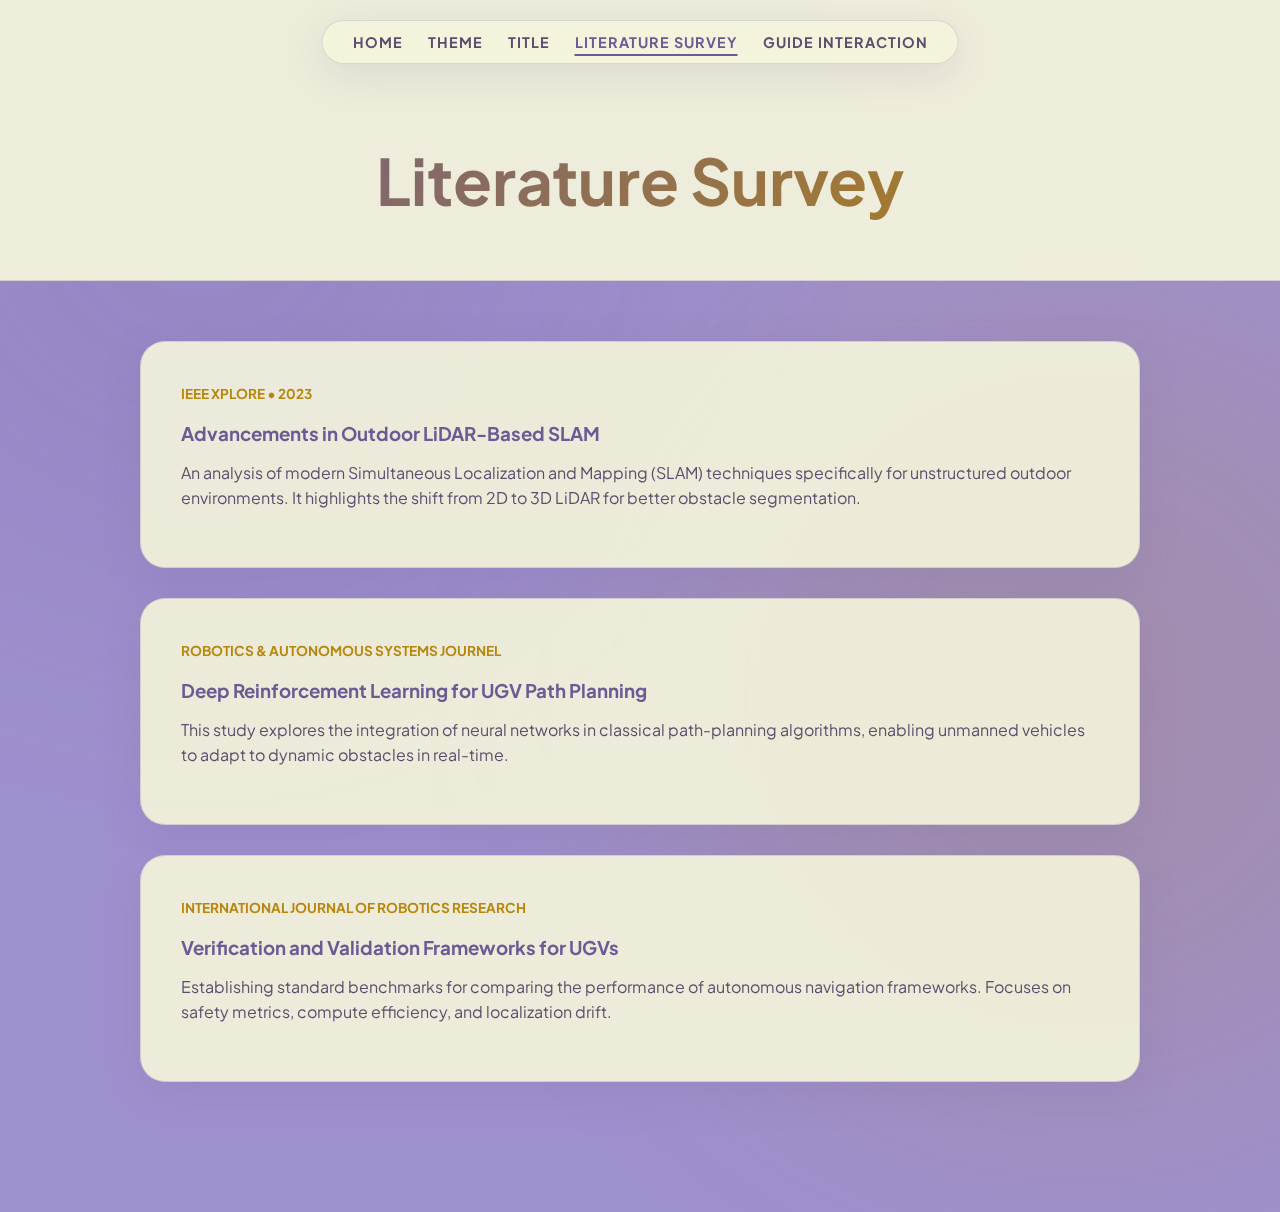
<file: literature.html>
<!DOCTYPE html>
<html lang="en">

<head>
    <meta charset="UTF-8">
    <meta name="viewport" content="width=device-width, initial-scale=1.0">
    <title>Literature Survey - UGV Navigation Project</title>
    <style>
        @import url('https://fonts.googleapis.com/css2?family=Plus+Jakarta+Sans:wght@300;400;500;600;700;800&display=swap');

        :root {
            /* ===== LAVENDER & BEIGE THEME (ROYAL GOLDEN) ===== */
            --bg-page: #9F90CE;
            --bg-card: rgba(245, 245, 220, 0.9);
            --accent-1: #6B5B95;
            --accent-2: #B8860B;
            --text-main: #2D2241;
            --text-muted: #5A4E6E;
            --border-glass: rgba(107, 91, 149, 0.2);
            --shadow-soft: 0 10px 40px rgba(107, 91, 149, 0.15);
            --shadow-vibrant: 0 20px 60px rgba(159, 144, 206, 0.35);
            --gradient-vibrant: linear-gradient(135deg, #6B5B95 0%, #B8860B 100%);
        }

        body {
            font-family: 'Plus Jakarta Sans', sans-serif;
            background: var(--bg-page);
            color: var(--text-main);
            margin: 0;
            overflow-x: hidden;
            min-height: 100vh;
        }

        /* Subtle Background Accents */
        body::before,
        body::after {
            content: "";
            position: fixed;
            width: 800px;
            height: 800px;
            border-radius: 50%;
            filter: blur(150px);
            z-index: -1;
            opacity: 0.15;
            animation: floatBlob 20s infinite alternate ease-in-out;
        }

        body::before {
            background: var(--accent-1);
            top: -200px;
            left: -200px;
        }

        body::after {
            background: var(--accent-2);
            bottom: -200px;
            right: -200px;
        }

        @keyframes floatBlob {
            0% {
                transform: translateY(0px) scale(1);
            }

            100% {
                transform: translateY(40px) scale(1.1);
            }
        }

        .nav-bar {
            position: fixed;
            top: 20px;
            left: 50%;
            transform: translateX(-50%);
            z-index: 1000;
            background: rgba(245, 245, 220, 0.85);
            backdrop-filter: blur(15px);
            padding: 12px 30px;
            border-radius: 50px;
            border: 1px solid var(--border-glass);
            display: flex;
            gap: 25px;
            box-shadow: var(--shadow-soft);
        }

        .nav-link {
            text-decoration: none;
            color: var(--text-muted);
            font-weight: 700;
            font-size: 0.9rem;
            text-transform: uppercase;
            letter-spacing: 1px;
            position: relative;
        }

        .nav-link:hover,
        .nav-link.active {
            color: var(--accent-1);
        }

        .nav-link.active::after {
            content: '';
            position: absolute;
            bottom: -5px;
            left: 0;
            width: 100%;
            height: 2px;
            background: var(--accent-1);
        }

        header {
            padding: 140px 20px 60px;
            text-align: center;
            background: rgba(245, 245, 220, 0.92);
            backdrop-filter: blur(20px);
            border-bottom: 1px solid var(--border-glass);
        }

        header h1 {
            font-size: clamp(2.5rem, 5vw, 4rem);
            margin: 0;
            background: var(--gradient-vibrant);
            -webkit-background-clip: text;
            background-clip: text;
            -webkit-text-fill-color: transparent;
        }

        .container {
            max-width: 1000px;
            margin: 0 auto;
            padding: 60px 20px 100px;
        }

        .survey-card {
            background: var(--bg-card);
            padding: 40px;
            border-radius: 25px;
            border: 1px solid var(--border-glass);
            margin-bottom: 30px;
            transition: transform 0.3s ease;
            box-shadow: var(--shadow-soft);
        }

        .survey-card:hover {
            transform: translateY(-5px);
            border-color: var(--accent-2);
            box-shadow: var(--shadow-vibrant);
        }

        .survey-card h3 {
            color: var(--accent-1);
            margin-bottom: 10px;
        }

        .survey-card .source {
            color: var(--accent-2);
            font-size: 0.85rem;
            font-weight: 700;
            text-transform: uppercase;
        }

        .survey-card p {
            color: var(--text-muted);
            margin-top: 15px;
            font-size: 1rem;
            line-height: 1.6;
        }
    </style>
</head>

<body>
    <nav class="nav-bar">
        <a href="index.html" class="nav-link">Home</a>
        <a href="theme.html" class="nav-link">Theme</a>
        <a href="title.html" class="nav-link">Title</a>
        <a href="literature.html" class="nav-link active">Literature Survey</a>
        <a href="guide_interaction.html" class="nav-link">Guide Interaction</a>
    </nav>

    <header>
        <h1>Literature Survey</h1>
    </header>

    <div class="container">
        <div class="survey-card">
            <span class="source">IEEE Xplore • 2023</span>
            <h3>Advancements in Outdoor LiDAR-Based SLAM</h3>
            <p>
                An analysis of modern Simultaneous Localization and Mapping (SLAM) techniques specifically for
                unstructured outdoor environments. It highlights the shift from 2D to 3D LiDAR for better obstacle
                segmentation.
            </p>
        </div>

        <div class="survey-card">
            <span class="source">Robotics & Autonomous Systems Journel</span>
            <h3>Deep Reinforcement Learning for UGV Path Planning</h3>
            <p>
                This study explores the integration of neural networks in classical path-planning algorithms, enabling
                unmanned vehicles to adapt to dynamic obstacles in real-time.
            </p>
        </div>

        <div class="survey-card">
            <span class="source">International Journal of Robotics Research</span>
            <h3>Verification and Validation Frameworks for UGVs</h3>
            <p>
                Establishing standard benchmarks for comparing the performance of autonomous navigation frameworks.
                Focuses on safety metrics, compute efficiency, and localization drift.
            </p>
        </div>
    </div>
</body>

</html>
</file>
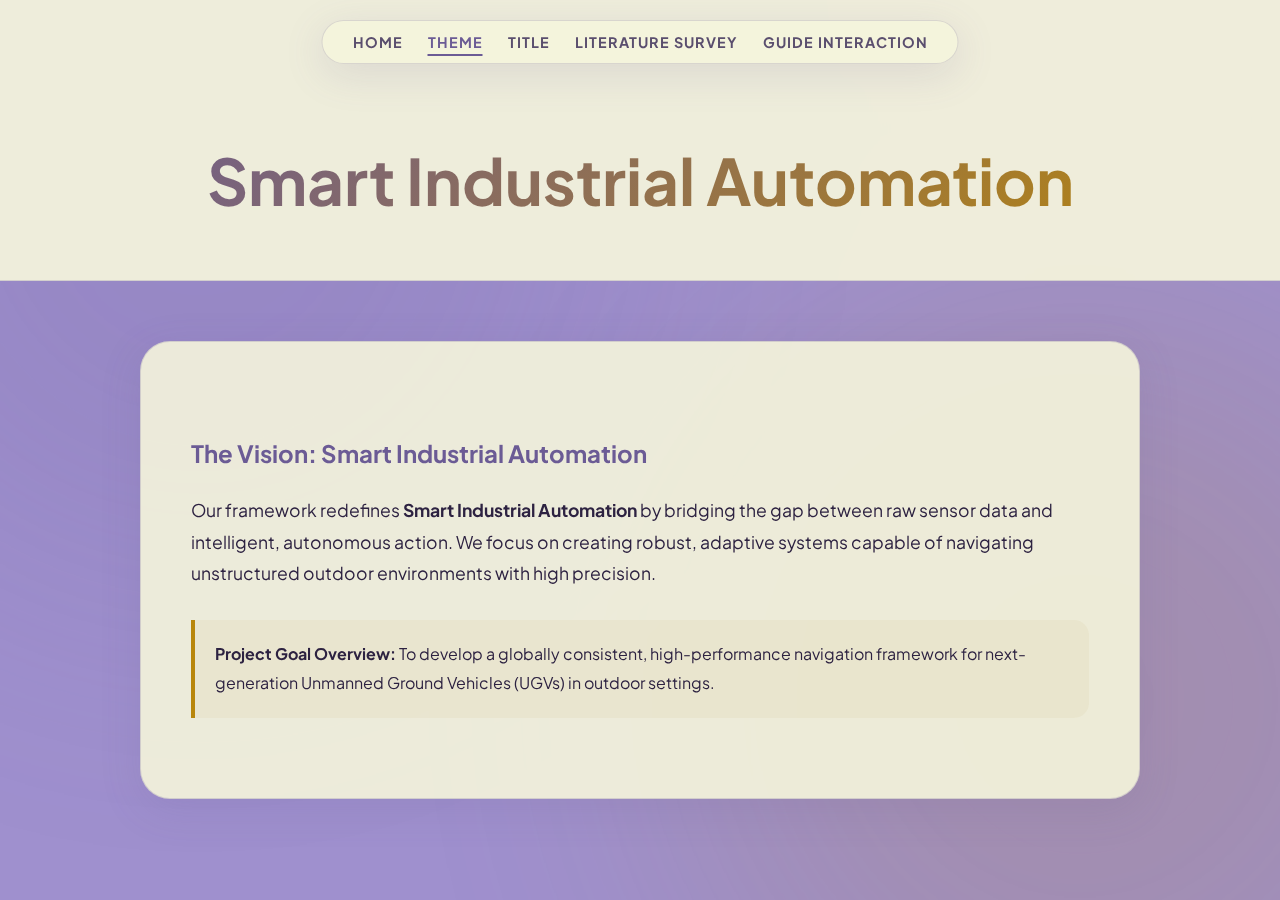
<file: theme.html>
<!DOCTYPE html>
<html lang="en">

<head>
    <meta charset="UTF-8">
    <meta name="viewport" content="width=device-width, initial-scale=1.0">
    <title>Theme - Smart Industrial Automation</title>
    <style>
        @import url('https://fonts.googleapis.com/css2?family=Plus+Jakarta+Sans:wght@300;400;500;600;700;800&display=swap');

        :root {
            /* ===== LAVENDER & BEIGE THEME (ROYAL GOLDEN) ===== */
            --bg-page: #9F90CE;
            --bg-card: rgba(245, 245, 220, 0.9);
            --accent-1: #6B5B95;
            --accent-2: #B8860B;
            --text-main: #2D2241;
            --text-muted: #5A4E6E;
            --border-glass: rgba(107, 91, 149, 0.2);
            --shadow-soft: 0 10px 40px rgba(107, 91, 149, 0.15);
            --shadow-vibrant: 0 20px 60px rgba(159, 144, 206, 0.35);
            --gradient-vibrant: linear-gradient(135deg, #6B5B95 0%, #B8860B 100%);
        }

        body {
            font-family: 'Plus Jakarta Sans', sans-serif;
            background: var(--bg-page);
            color: var(--text-main);
            margin: 0;
            overflow-x: hidden;
            min-height: 100vh;
        }

        /* Subtle Background Accents */
        body::before,
        body::after {
            content: "";
            position: fixed;
            width: 800px;
            height: 800px;
            border-radius: 50%;
            filter: blur(150px);
            z-index: -1;
            opacity: 0.15;
            animation: floatBlob 20s infinite alternate ease-in-out;
        }

        body::before {
            background: var(--accent-1);
            top: -200px;
            left: -200px;
        }

        body::after {
            background: var(--accent-2);
            bottom: -200px;
            right: -200px;
        }

        @keyframes floatBlob {
            0% {
                transform: translateY(0px) scale(1);
            }

            100% {
                transform: translateY(40px) scale(1.1);
            }
        }

        /* ===== NAVIGATION BAR ===== */
        .nav-bar {
            position: fixed;
            top: 20px;
            left: 50%;
            transform: translateX(-50%);
            z-index: 1000;
            background: rgba(245, 245, 220, 0.85);
            backdrop-filter: blur(15px);
            padding: 12px 30px;
            border-radius: 50px;
            border: 1px solid var(--border-glass);
            display: flex;
            gap: 25px;
            box-shadow: var(--shadow-soft);
        }

        .nav-link {
            text-decoration: none;
            color: var(--text-muted);
            font-weight: 700;
            font-size: 0.9rem;
            text-transform: uppercase;
            letter-spacing: 1px;
            position: relative;
        }

        .nav-link:hover,
        .nav-link.active {
            color: var(--accent-1);
        }

        .nav-link.active::after {
            content: '';
            position: absolute;
            bottom: -5px;
            left: 0;
            width: 100%;
            height: 2px;
            background: var(--accent-1);
        }

        header {
            padding: 140px 20px 60px;
            text-align: center;
            background: rgba(245, 245, 220, 0.92);
            backdrop-filter: blur(20px);
            border-bottom: 1px solid var(--border-glass);
        }

        header h1 {
            font-size: clamp(2.5rem, 5vw, 4rem);
            margin: 0;
            background: var(--gradient-vibrant);
            -webkit-background-clip: text;
            background-clip: text;
            -webkit-text-fill-color: transparent;
        }

        .container {
            max-width: 1000px;
            margin: 0 auto;
            padding: 60px 20px 100px;
        }

        .content-card {
            background: var(--bg-card);
            padding: 50px;
            border-radius: 30px;
            border: 1px solid var(--border-glass);
            box-shadow: var(--shadow-soft);
            line-height: 1.8;
        }

        h2 {
            color: var(--accent-1);
            margin-top: 40px;
        }

        p {
            margin-bottom: 20px;
            font-size: 1.1rem;
        }

        .accent-box {
            border-left: 4px solid var(--accent-2);
            padding-left: 20px;
            margin: 30px 0;
            background: rgba(184, 134, 11, 0.05);
            padding: 20px;
            border-radius: 0 15px 15px 0;
        }

        .icon-grid {
            display: grid;
            grid-template-columns: repeat(auto-fit, minmax(200px, 1fr));
            gap: 20px;
            margin-top: 30px;
        }

        .icon-item {
            background: rgba(107, 91, 149, 0.05);
            padding: 20px;
            border-radius: 15px;
            text-align: center;
            border: 1px solid var(--border-glass);
        }

        .icon-item strong {
            display: block;
            color: var(--accent-1);
            margin-bottom: 10px;
        }
    </style>
</head>

<body>
    <nav class="nav-bar">
        <a href="index.html" class="nav-link">Home</a>
        <a href="theme.html" class="nav-link active">Theme</a>
        <a href="title.html" class="nav-link">Title</a>
        <a href="literature.html" class="nav-link">Literature Survey</a>
        <a href="guide_interaction.html" class="nav-link">Guide Interaction</a>
    </nav>

    <header>
        <h1>Smart Industrial Automation</h1>
    </header>

    <div class="container">
        <div class="content-card">
            <h2>The Vision: Smart Industrial Automation</h2>
            <p>
                Our framework redefines <strong>Smart Industrial Automation</strong> by bridging the gap between raw
                sensor data and intelligent, autonomous action.
                We focus on creating robust, adaptive systems capable of navigating unstructured outdoor environments
                with high precision.
            </p>

            <div class="accent-box">
                <strong>Project Goal Overview:</strong> To develop a globally consistent, high-performance navigation
                framework for next-generation Unmanned Ground Vehicles (UGVs) in outdoor settings.
            </div>

        </div>
    </div>
</body>

</html>
</file>
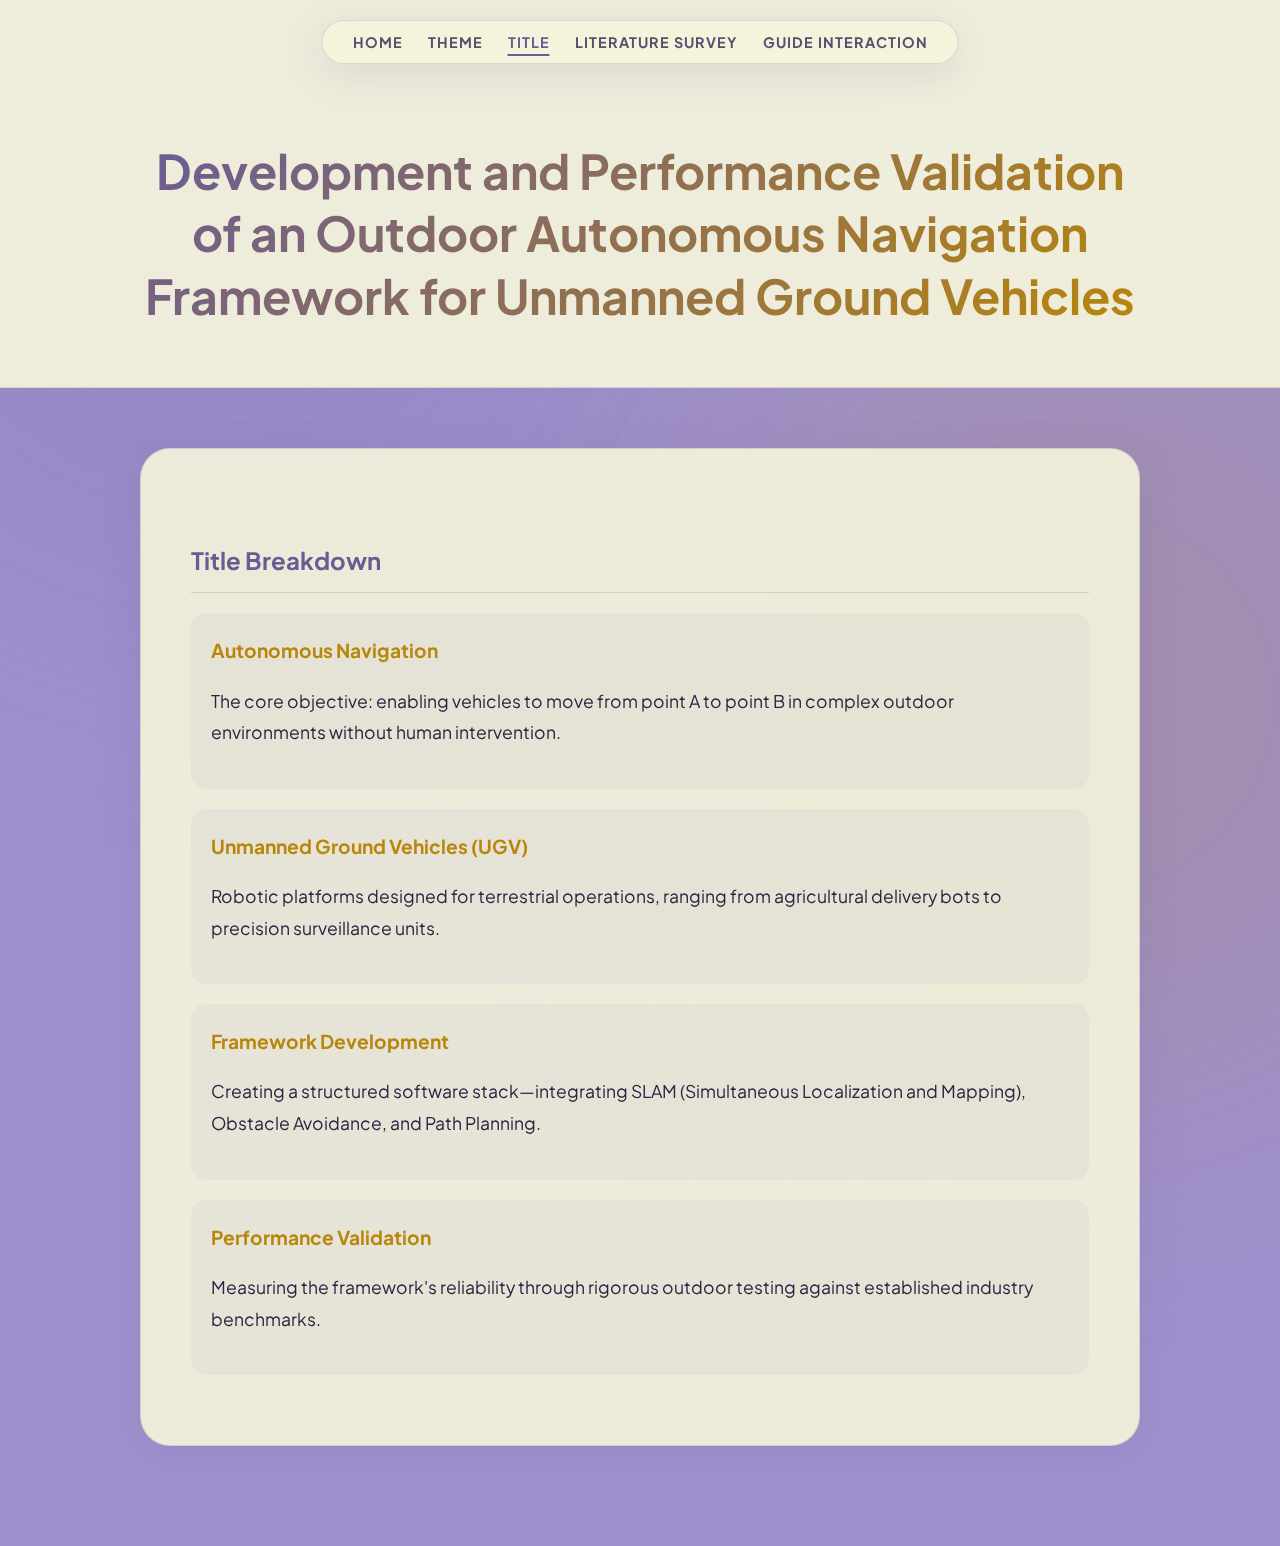
<file: title.html>
<!DOCTYPE html>
<html lang="en">

<head>
    <meta charset="UTF-8">
    <meta name="viewport" content="width=device-width, initial-scale=1.0">
    <title>Project Title - UGV Navigation Project</title>
    <style>
        @import url('https://fonts.googleapis.com/css2?family=Plus+Jakarta+Sans:wght@300;400;500;600;700;800&display=swap');

        :root {
            /* ===== LAVENDER & BEIGE THEME (ROYAL GOLDEN) ===== */
            --bg-page: #9F90CE;
            --bg-card: rgba(245, 245, 220, 0.9);
            --accent-1: #6B5B95;
            --accent-2: #B8860B;
            --text-main: #2D2241;
            --text-muted: #5A4E6E;
            --border-glass: rgba(107, 91, 149, 0.2);
            --shadow-soft: 0 10px 40px rgba(107, 91, 149, 0.15);
            --shadow-vibrant: 0 20px 60px rgba(159, 144, 206, 0.35);
            --gradient-vibrant: linear-gradient(135deg, #6B5B95 0%, #B8860B 100%);
        }

        body {
            font-family: 'Plus Jakarta Sans', sans-serif;
            background: var(--bg-page);
            color: var(--text-main);
            margin: 0;
            overflow-x: hidden;
            min-height: 100vh;
        }

        /* Subtle Background Accents */
        body::before,
        body::after {
            content: "";
            position: fixed;
            width: 800px;
            height: 800px;
            border-radius: 50%;
            filter: blur(150px);
            z-index: -1;
            opacity: 0.15;
            animation: floatBlob 20s infinite alternate ease-in-out;
        }

        body::before {
            background: var(--accent-1);
            top: -200px;
            left: -200px;
        }

        body::after {
            background: var(--accent-2);
            bottom: -200px;
            right: -200px;
        }

        @keyframes floatBlob {
            0% {
                transform: translateY(0px) scale(1);
            }

            100% {
                transform: translateY(40px) scale(1.1);
            }
        }

        .nav-bar {
            position: fixed;
            top: 20px;
            left: 50%;
            transform: translateX(-50%);
            z-index: 1000;
            background: rgba(245, 245, 220, 0.85);
            backdrop-filter: blur(15px);
            padding: 12px 30px;
            border-radius: 50px;
            border: 1px solid var(--border-glass);
            display: flex;
            gap: 25px;
            box-shadow: var(--shadow-soft);
        }

        .nav-link {
            text-decoration: none;
            color: var(--text-muted);
            font-weight: 700;
            font-size: 0.9rem;
            text-transform: uppercase;
            letter-spacing: 1px;
            position: relative;
        }

        .nav-link:hover,
        .nav-link.active {
            color: var(--accent-1);
        }

        .nav-link.active::after {
            content: '';
            position: absolute;
            bottom: -5px;
            left: 0;
            width: 100%;
            height: 2px;
            background: var(--accent-1);
        }

        header {
            padding: 140px 20px 60px;
            text-align: center;
            background: rgba(245, 245, 220, 0.92);
            backdrop-filter: blur(20px);
            border-bottom: 1px solid var(--border-glass);
        }

        header h1 {
            max-width: 1000px;
            margin: 0 auto;
            font-size: clamp(1.8rem, 4vw, 3rem);
            background: var(--gradient-vibrant);
            -webkit-background-clip: text;
            background-clip: text;
            -webkit-text-fill-color: transparent;
            line-height: 1.3;
        }

        .container {
            max-width: 1000px;
            margin: 0 auto;
            padding: 60px 20px 100px;
        }

        .content-card {
            background: var(--bg-card);
            padding: 50px;
            border-radius: 30px;
            border: 1px solid var(--border-glass);
            box-shadow: var(--shadow-soft);
            line-height: 1.8;
        }

        h2 {
            color: var(--accent-1);
            margin-top: 40px;
            border-bottom: 1px solid var(--border-glass);
            padding-bottom: 10px;
        }

        p {
            margin-bottom: 20px;
            font-size: 1.1rem;
        }

        .breakdown-item {
            margin: 20px 0;
            padding: 20px;
            background: rgba(107, 91, 149, 0.05);
            border-radius: 15px;
        }

        .breakdown-item strong {
            color: var(--accent-2);
            font-size: 1.2rem;
            display: block;
            margin-bottom: 10px;
        }
    </style>
</head>

<body>
    <nav class="nav-bar">
        <a href="index.html" class="nav-link">Home</a>
        <a href="theme.html" class="nav-link">Theme</a>
        <a href="title.html" class="nav-link active">Title</a>
        <a href="literature.html" class="nav-link">Literature Survey</a>
        <a href="guide_interaction.html" class="nav-link">Guide Interaction</a>
    </nav>

    <header>
        <h1>Development and Performance Validation of an Outdoor Autonomous Navigation Framework for Unmanned Ground
            Vehicles</h1>
    </header>

    <div class="container">
        <div class="content-card">
            <h2>Title Breakdown</h2>

            <div class="breakdown-item">
                <strong>Autonomous Navigation</strong>
                <p>The core objective: enabling vehicles to move from point A to point B in complex outdoor environments
                    without human intervention.</p>
            </div>

            <div class="breakdown-item">
                <strong>Unmanned Ground Vehicles (UGV)</strong>
                <p>Robotic platforms designed for terrestrial operations, ranging from agricultural delivery bots to
                    precision surveillance units.</p>
            </div>

            <div class="breakdown-item">
                <strong>Framework Development</strong>
                <p>Creating a structured software stack—integrating SLAM (Simultaneous Localization and Mapping),
                    Obstacle Avoidance, and Path Planning.</p>
            </div>

            <div class="breakdown-item">
                <strong>Performance Validation</strong>
                <p>Measuring the framework's reliability through rigorous outdoor testing against established industry
                    benchmarks.</p>
            </div>
        </div>
    </div>
</body>

</html>
</file>
